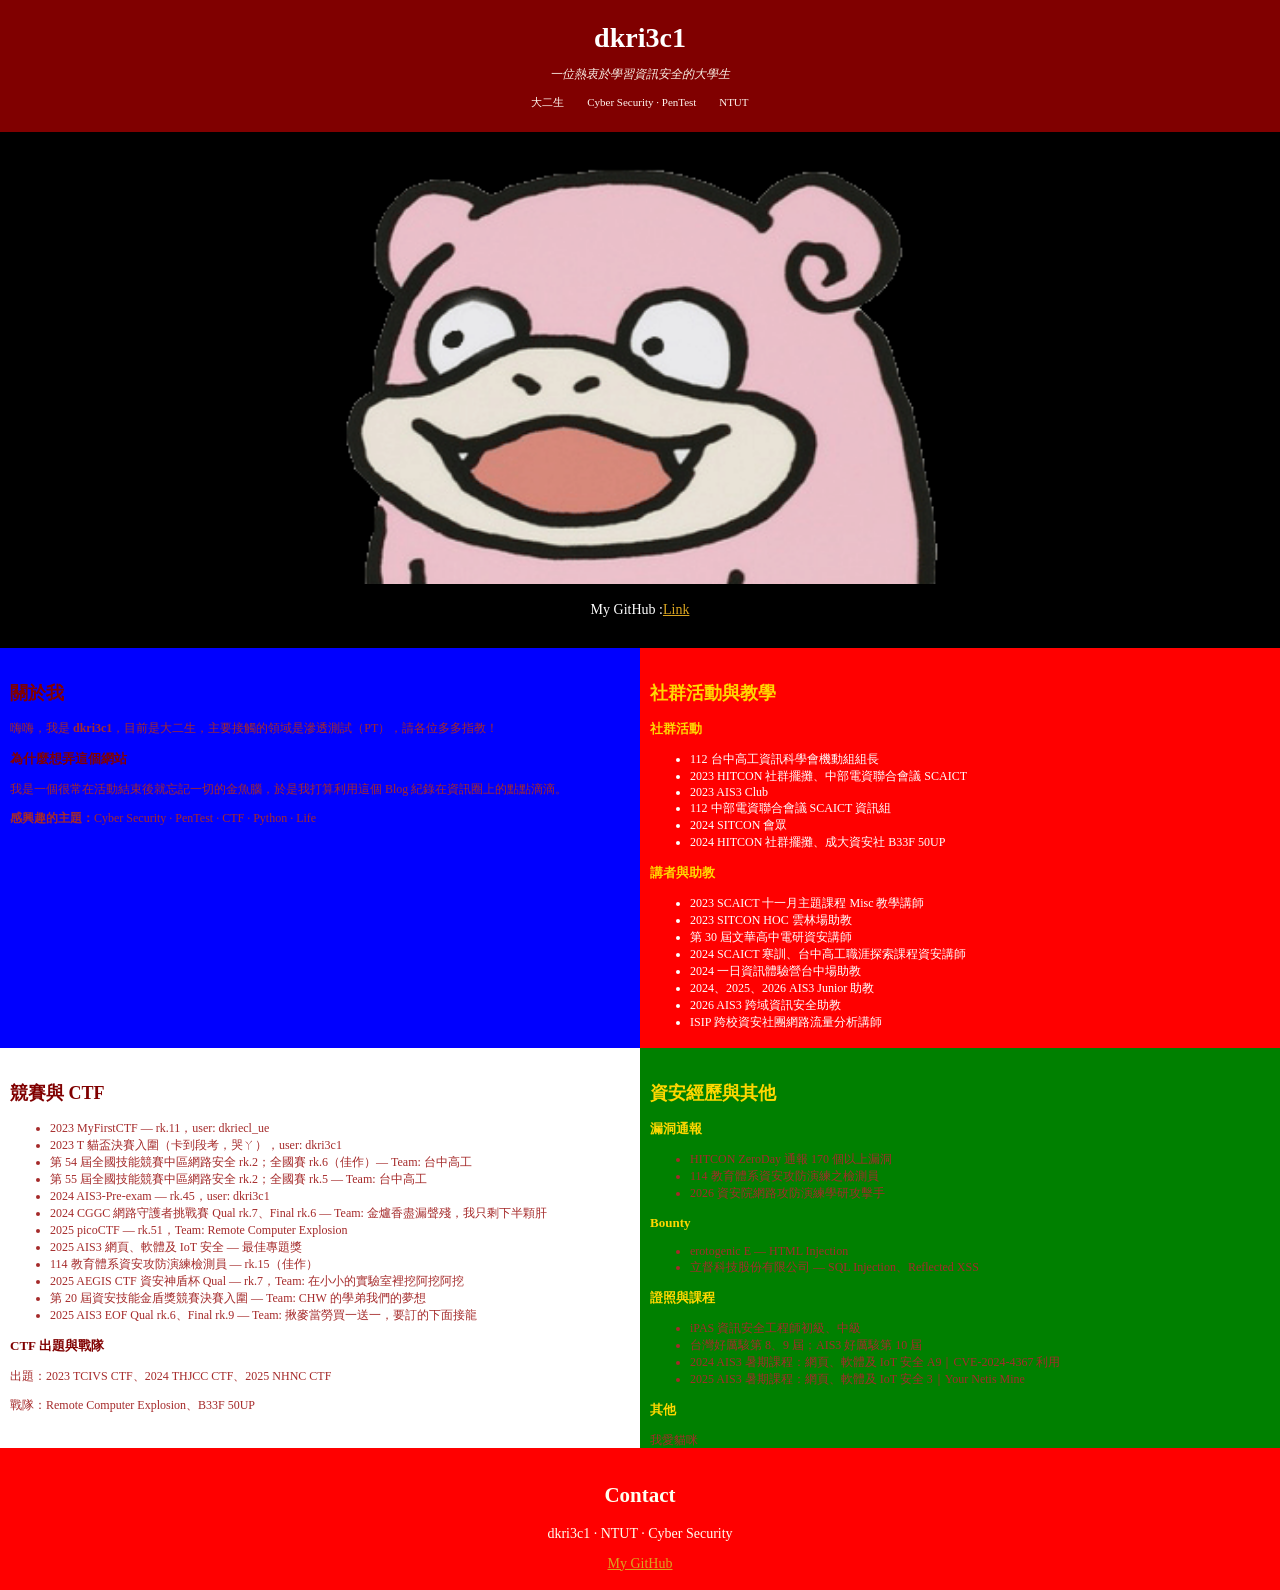
<file: index.html>
<!DOCTYPE html>
<html lang="zh-Hant">
<head>
  <meta charset="UTF-8">
  <meta name="viewport" content="width=device-width, initial-scale=1.0">
  <title>dkri3c1 | About Me</title>
  <link rel="stylesheet" href="style.css">
</head>

<body>
  <div class="profile-header">
    <h1>dkri3c1</h1>
    <p class="subtitle">一位熱衷於學習資訊安全的大學生</p>

    <div class="profile-meta">
      <span>大二生</span>
      <span>Cyber Security · PenTest</span>
      <span>NTUT</span>
    </div>
  </div>

  <div class="hero">
    <a href="https://github.com/dkri3c1v2">
      <img src="profile.png">
    </a>
    <p>My GitHub :<a href ="https://github.com/dkri3c1v2">Link</a></p>
    </div>

  <div class="profile-grid">

    <div class="panel about">
      <h2>關於我</h2>
      <p>嗨嗨，我是 <strong>dkri3c1</strong>，目前是大二生，主要接觸的領域是滲透測試（PT），請各位多多指教！</p>

      <h3>為什麼想弄這個網站</h3>
      <p>我是一個很常在活動結束後就忘記一切的金魚腦，於是我打算利用這個 Blog 紀錄在資訊圈上的點點滴滴。</p>

      <p class="topics">
        <strong>感興趣的主題：</strong>Cyber Security · PenTest · CTF · Python · Life
      </p>
    </div>

    <div class="panel community">
      <h2>社群活動與教學</h2>

      <h3>社群活動</h3>
      <ul>
        <li>112 台中高工資訊科學會機動組組長</li>
        <li>2023 HITCON 社群擺攤、中部電資聯合會議 SCAICT</li>
        <li>2023 AIS3 Club</li>
        <li>112 中部電資聯合會議 SCAICT 資訊組</li>
        <li>2024 SITCON 會眾</li>
        <li>2024 HITCON 社群擺攤、成大資安社 B33F 50UP</li>
      </ul>

      <h3>講者與助教</h3>
      <ul>
        <li>2023 SCAICT 十一月主題課程 Misc 教學講師</li>
        <li>2023 SITCON HOC 雲林場助教</li>
        <li>第 30 屆文華高中電研資安講師</li>
        <li>2024 SCAICT 寒訓、台中高工職涯探索課程資安講師</li>
        <li>2024 一日資訊體驗營台中場助教</li>
        <li>2024、2025、2026 AIS3 Junior 助教</li>
        <li>2026 AIS3 跨域資訊安全助教</li>
        <li>ISIP 跨校資安社團網路流量分析講師</li>
      </ul>
    </div>

    <div class="panel competitions">
      <h2>競賽與 CTF</h2>

      <ul>
        <li>2023 MyFirstCTF — rk.11，user: dkriecl_ue</li>
        <li>2023 T 貓盃決賽入圍（卡到段考，哭ㄚ），user: dkri3c1</li>
        <li>第 54 屆全國技能競賽中區網路安全 rk.2；全國賽 rk.6（佳作）— Team: 台中高工</li>
        <li>第 55 屆全國技能競賽中區網路安全 rk.2；全國賽 rk.5 — Team: 台中高工</li>
        <li>2024 AIS3-Pre-exam — rk.45，user: dkri3c1</li>
        <li>2024 CGGC 網路守護者挑戰賽 Qual rk.7、Final rk.6 — Team: 金爐香盡漏聲殘，我只剩下半顆肝</li>
        <li>2025 picoCTF — rk.51，Team: Remote Computer Explosion</li>
        <li>2025 AIS3 網頁、軟體及 IoT 安全 — 最佳專題獎</li>
        <li>114 教育體系資安攻防演練檢測員 — rk.15（佳作）</li>
        <li>2025 AEGIS CTF 資安神盾杯 Qual — rk.7，Team: 在小小的實驗室裡挖阿挖阿挖</li>
        <li>第 20 屆資安技能金盾獎競賽決賽入圍 — Team: CHW 的學弟我們的夢想</li>
        <li>2025 AIS3 EOF Qual rk.6、Final rk.9 — Team: 揪麥當勞買一送一，要訂的下面接龍</li>
      </ul>

      <h3>CTF 出題與戰隊</h3>
      <p>出題：2023 TCIVS CTF、2024 THJCC CTF、2025 NHNC CTF</p>
      <p>戰隊：Remote Computer Explosion、B33F 50UP</p>
    </div>

    <div class="panel security">
      <h2>資安經歷與其他</h2>

      <h3>漏洞通報</h3>
      <ul>
        <li>HITCON ZeroDay 通報 170 個以上漏洞</li>
        <li>114 教育體系資安攻防演練之檢測員</li>
        <li>2026 資安院網路攻防演練學研攻擊手</li>
      </ul>

      <h3>Bounty</h3>
      <ul>
        <li>erotogenic E — HTML Injection</li>
        <li>立督科技股份有限公司 — SQL Injection、Reflected XSS</li>
      </ul>

      <h3>證照與課程</h3>
      <ul>
        <li>iPAS 資訊安全工程師初級、中級</li>
        <li>台灣好厲駭第 8、9 屆；AIS3 好厲駭第 10 屆</li>
        <li>2024 AIS3 暑期課程：網頁、軟體及 IoT 安全 A9｜CVE-2024-4367 利用</li>
        <li>2025 AIS3 暑期課程：網頁、軟體及 IoT 安全 3｜Your Netis Mine</li>
      </ul>

      <h3>其他</h3>
      <p>我愛貓咪</p>
    </div>
  </div>

  <div class="contact">
    <h2>Contact</h2>
    <p>dkri3c1 · NTUT · Cyber Security</p>
    <a href="https://github.com/dkri3c1v2">My GitHub</a>
  </div>

</body>
</html>
</file>
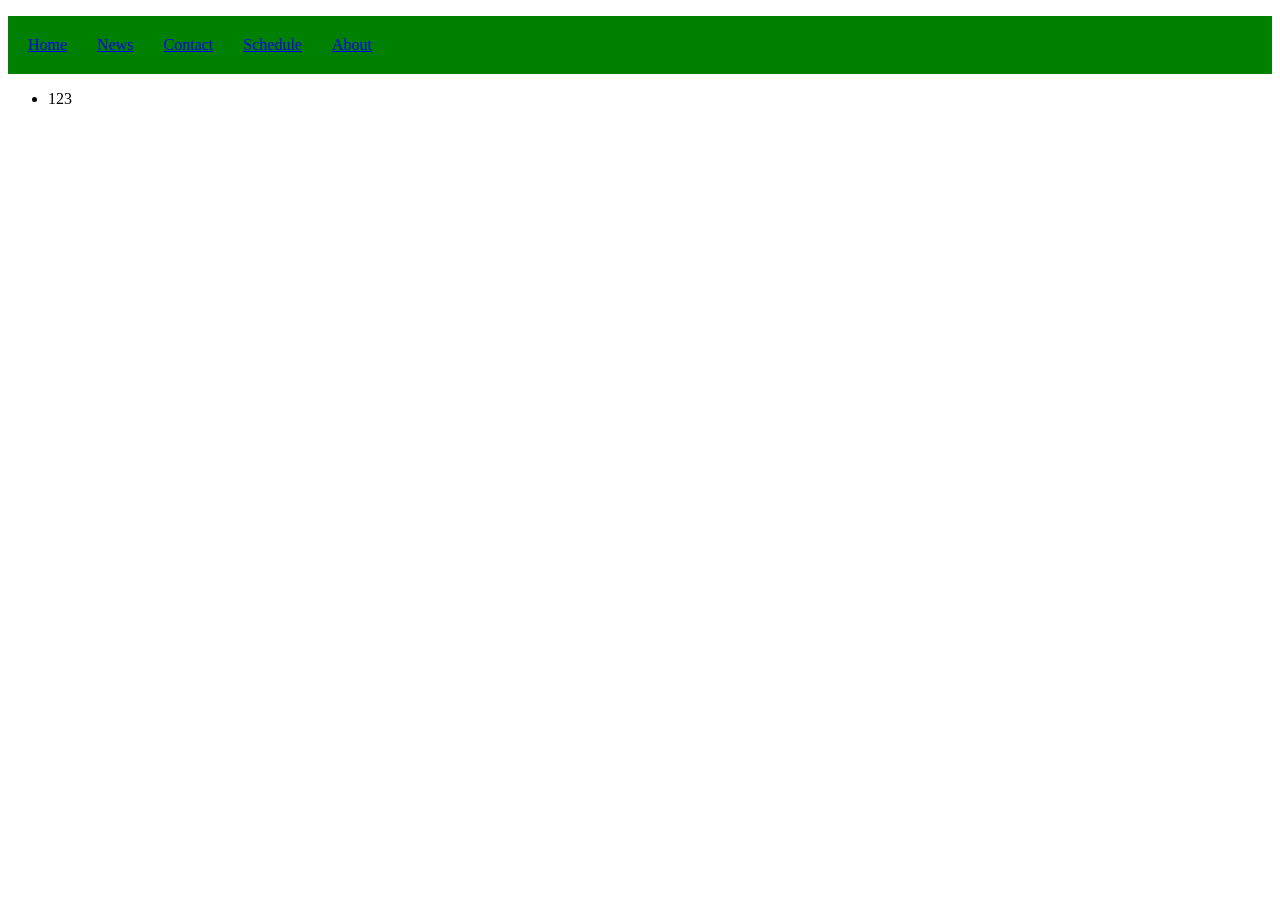
<file: 0930/index.html>
<!DOCTYPE html>
<html lang="en">
<head>
    <meta charset="UTF-8">
    <meta name="viewport" content="width=device-width, initial-scale=1.0">
    <title>Website</title>
    <link rel= "stylesheet" href = "style.css">
</head>
<body>
    <ul class = "board">
        <a href = "index.html"><li>Home</li></a>
         <a href = "news/news.html"><li>News</li></a>
         <a href = "contact/contact.html"><li>Contact</li></a>
         <a href = "schedule/schedule.html"><li>Schedule</li></a>
         <a href = "about/about.html"><li>About</li></a>
    </ul>
    <ul>
        <li>123</li>
    </ul>
    </body>
</html>
</file>
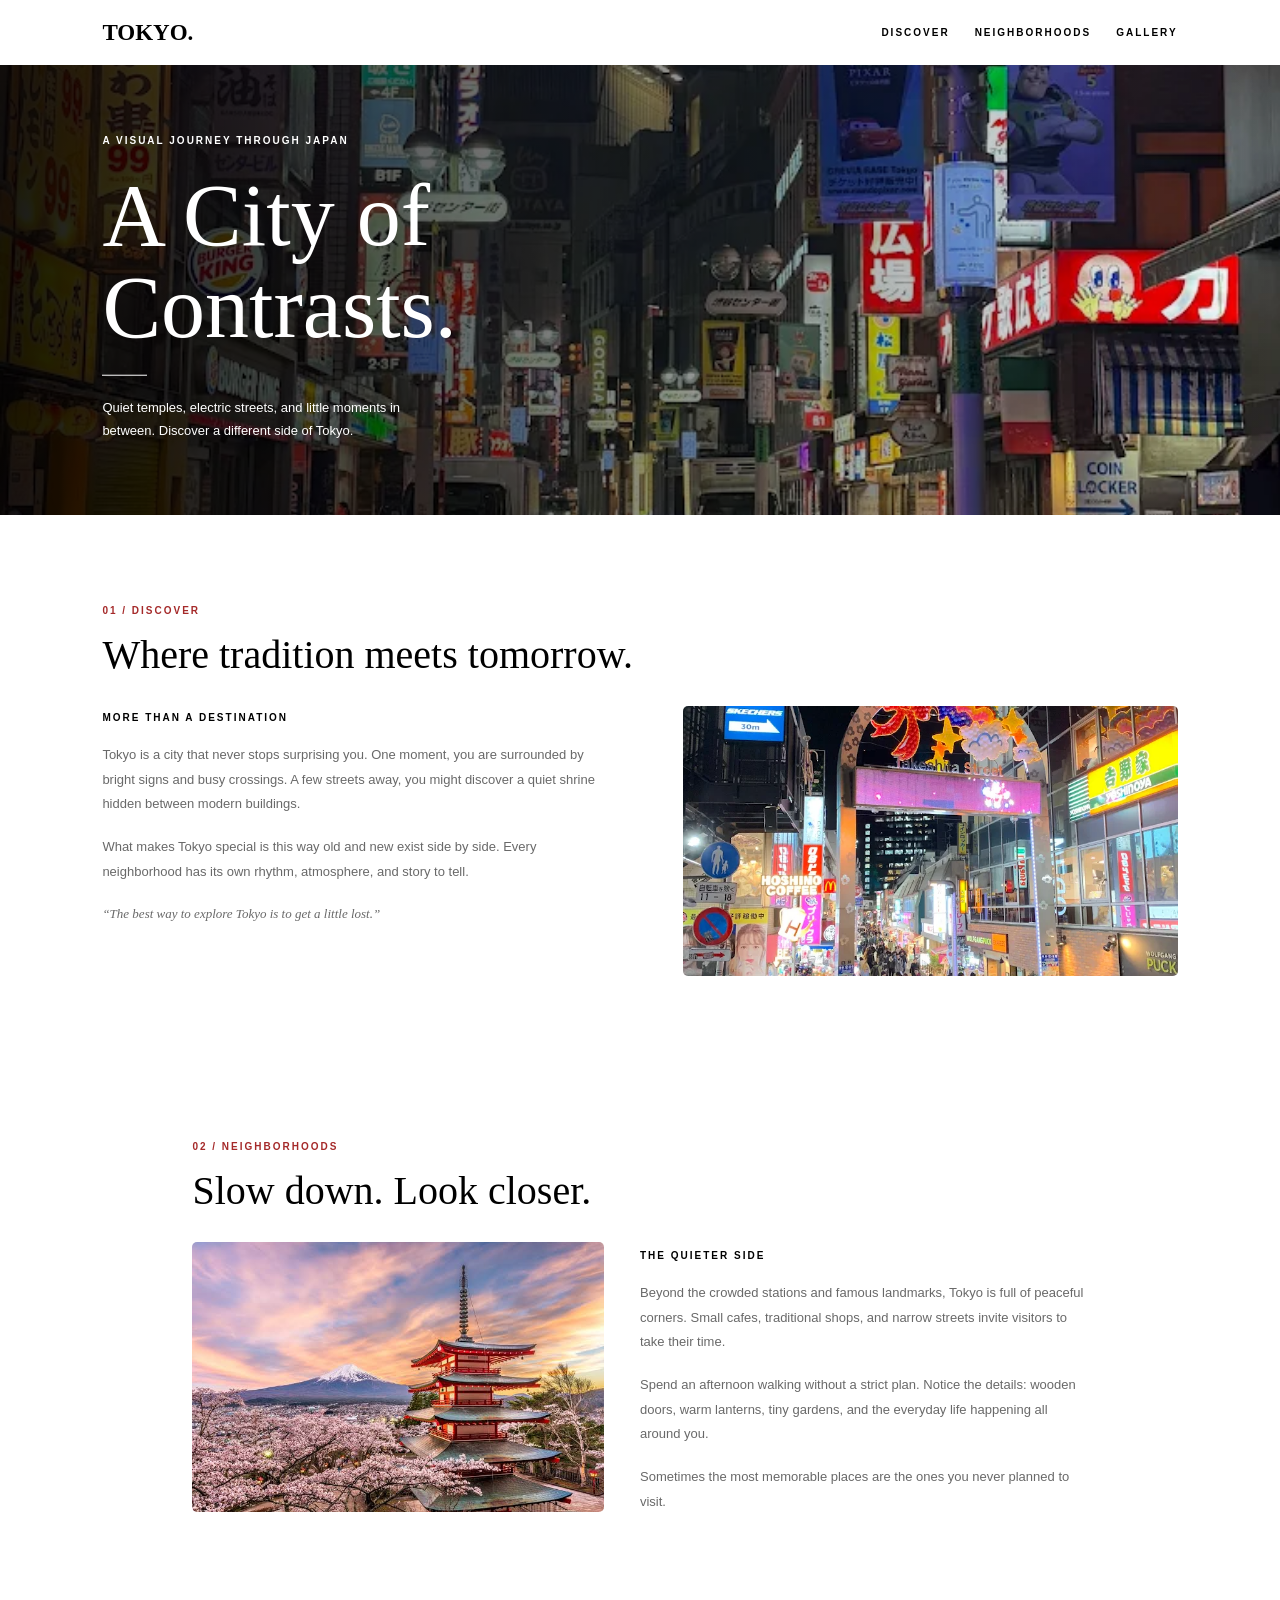
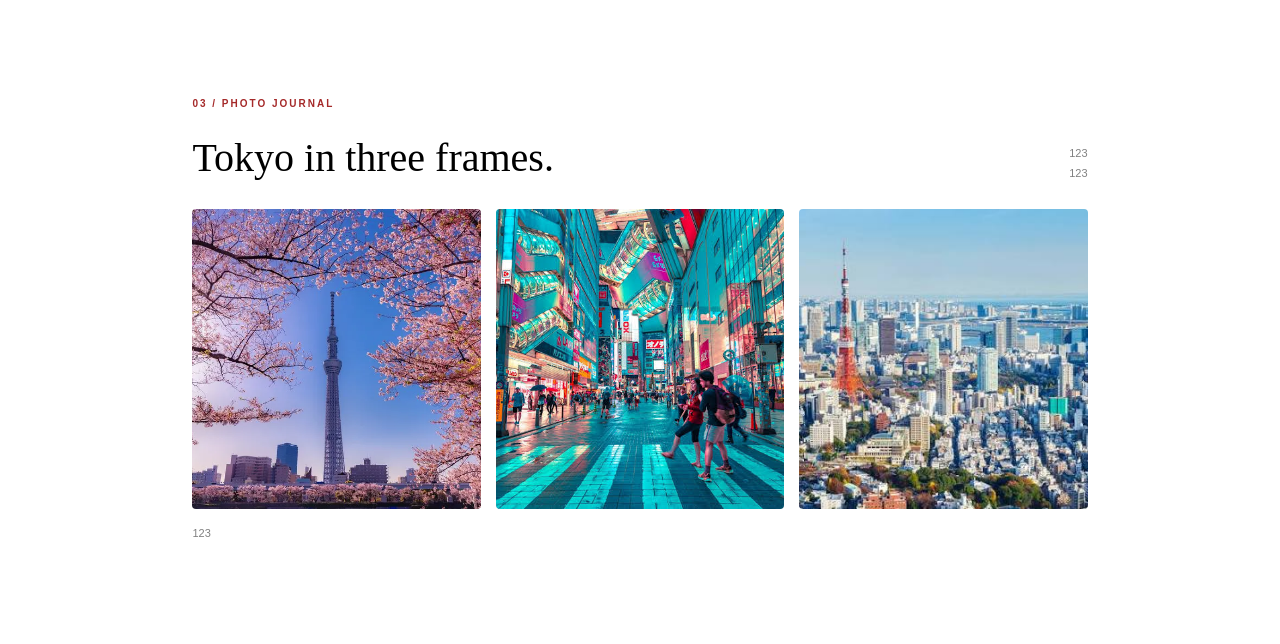
<file: 1014_practice_2/index.html>
<!DOCTYPE html>
<html lang="en">
<head>
    <meta charset="UTF-8">
    <meta name="viewport" content="width=device-width, initial-scale=1.0">
    <title>Tokyo - A City of Contrasts</title>
    <link rel="stylesheet" href="style.css">
</head>
<body>
    <header class="navbar">
        <a class="logo" href="#home">TOKYO.</a>
        <nav>
            <a href="#discover">DISCOVER</a>
            <a href="#neighborhoods">NEIGHBORHOODS</a>
            <a href="#gallery">GALLERY</a>
        </nav>
    </header>

    <main>
        <section class="hero" id="home">
            <img class="hero-image" src="tokyo-hero.jpg" alt="Tokyo city buildings">
            <div class="hero-shade"></div>
            <div class="hero-content">
                <p class="eyebrow">A VISUAL JOURNEY THROUGH JAPAN</p>
                <h1>A City of<br>Contrasts.</h1>
                <div class="short-line"></div>
                <p class="hero-description">Quiet temples, electric streets, and little moments in<br>between. Discover a different side of Tokyo.</p>
            </div>
        </section>

        <section class="discover" id="discover">
            <p class="section-number">01 / DISCOVER</p>
            <h2>Where tradition meets tomorrow.</h2>
            <div class="discover-layout">
                <div class="discover-text">
                    <h3>MORE THAN A DESTINATION</h3>
                    <p>Tokyo is a city that never stops surprising you. One moment, you are surrounded by bright signs and busy crossings. A few streets away, you might discover a quiet shrine hidden between modern buildings.</p>
                    <p>What makes Tokyo special is this way old and new exist side by side. Every neighborhood has its own rhythm, atmosphere, and story to tell.</p>
                    <p class="quote">“The best way to explore Tokyo is to get a little lost.”</p>
                </div>
                <img class="street-image" src="tokyo-street.jpg" alt="Colorful Tokyo street at night">
            </div>
        </section>

        <section class="neighborhoods" id="neighborhoods">
            <p class="section-number">02 / NEIGHBORHOODS</p>
            <h2>Slow down. Look closer.</h2>
            <div class="neighborhood-layout">
                <img src="tokyo-neighborhood.jpg" alt="Traditional Japanese street with a pagoda">
                <div class="neighborhood-text">
                    <h3>THE QUIETER SIDE</h3>
                    <p>Beyond the crowded stations and famous landmarks, Tokyo is full of peaceful corners. Small cafes, traditional shops, and narrow streets invite visitors to take their time.</p>
                    <p>Spend an afternoon walking without a strict plan. Notice the details: wooden doors, warm lanterns, tiny gardens, and the everyday life happening all around you.</p>
                    <p>Sometimes the most memorable places are the ones you never planned to visit.</p>
                </div>
            </div>
        </section>

        <section class="gallery" id="gallery">
            <p class="section-number">03 / PHOTO JOURNAL</p>
            <div class="gallery-heading">
                <h2>Tokyo in three frames.</h2>
                <p>123<br>123</p>
            </div>
            <div class="gallery-grid">
                <label class="photo-card">
                    <input type="checkbox" aria-label="Fade city photograph">
                    <img src="tokyo-city.jpg" alt="Tokyo city streets">
                </label>
                <label class="photo-card">
                    <input type="checkbox" aria-label="Fade landscape photograph">
                    <img src="tokyo-landscape.jpg" alt="Japanese mountain landscape">
                </label>
                <label class="photo-card">
                    <input type="checkbox" aria-label="Fade lantern photograph">
                    <img src="tokyo-lantern.jpg" alt="Japanese lantern at night">
                </label>
            </div>
            <p class="gallery-note">123</p>
        </section>
    </main>
</body>
</html>
</file>
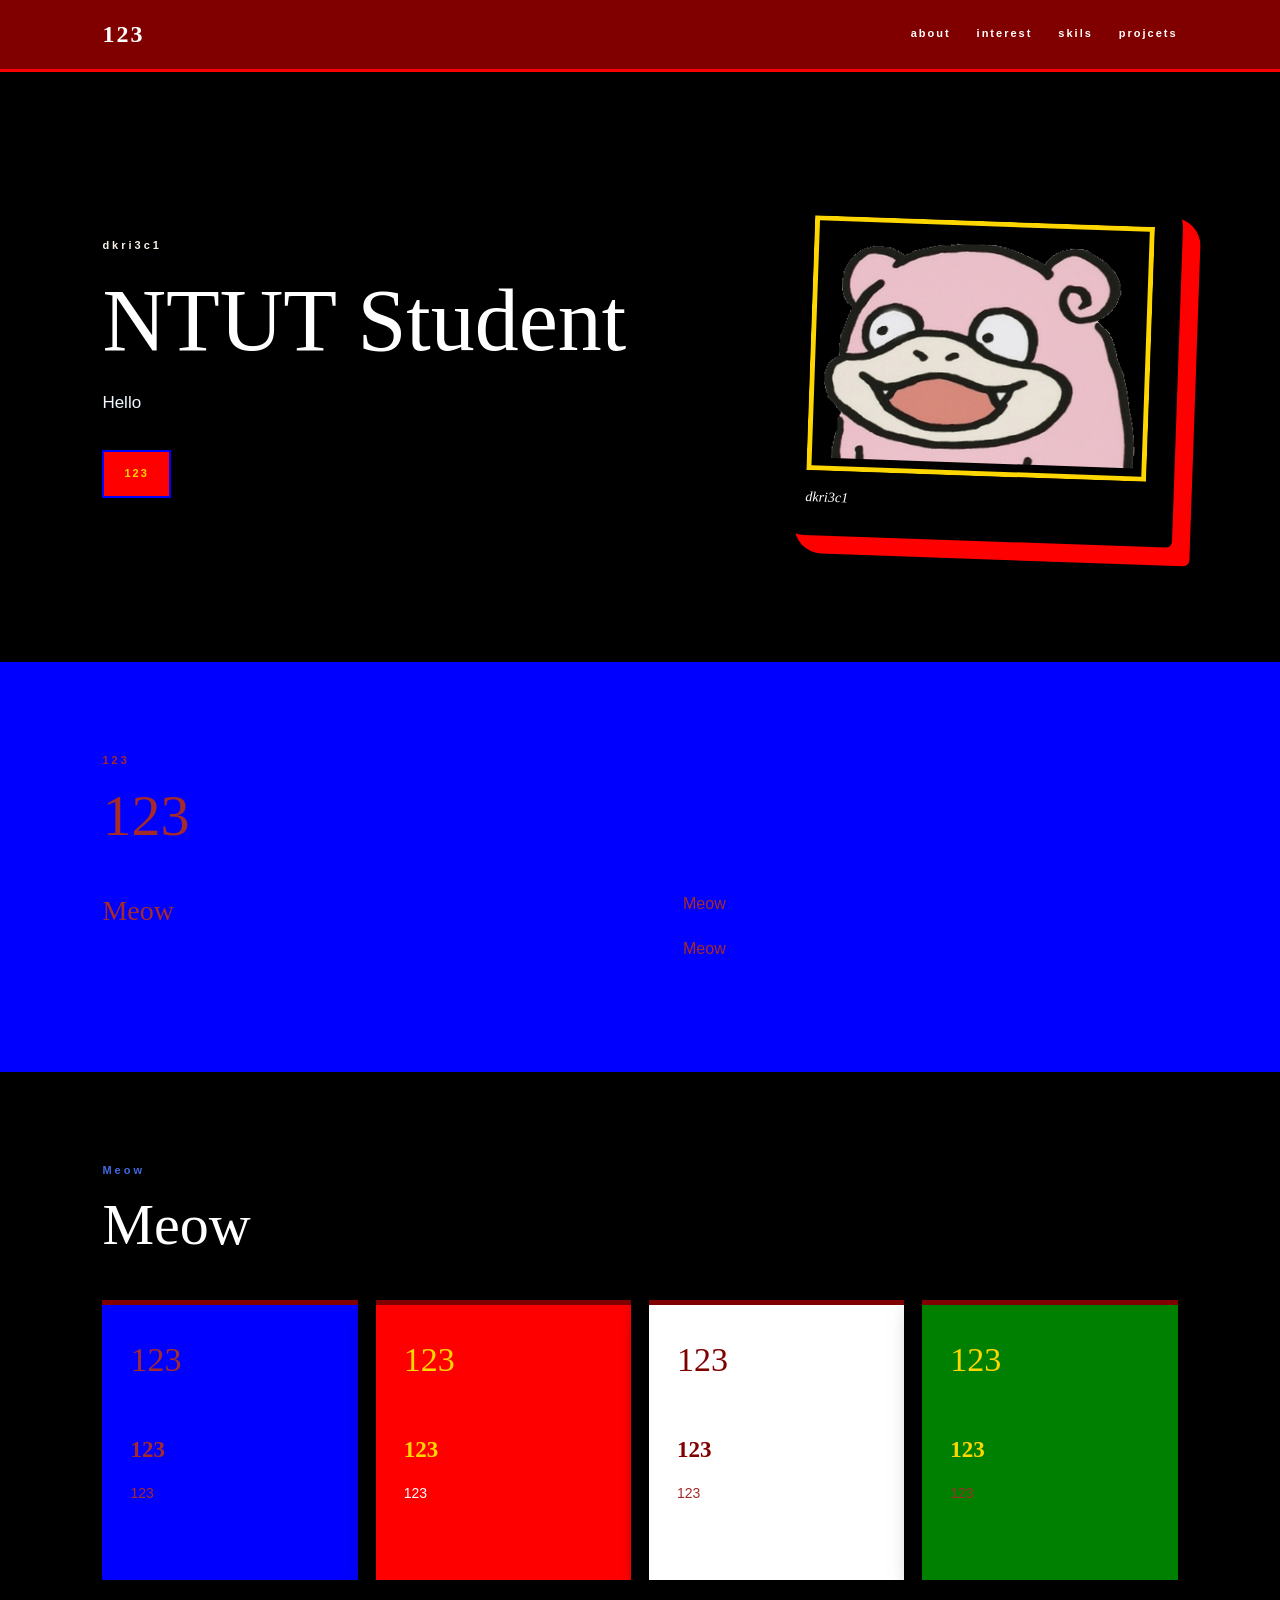
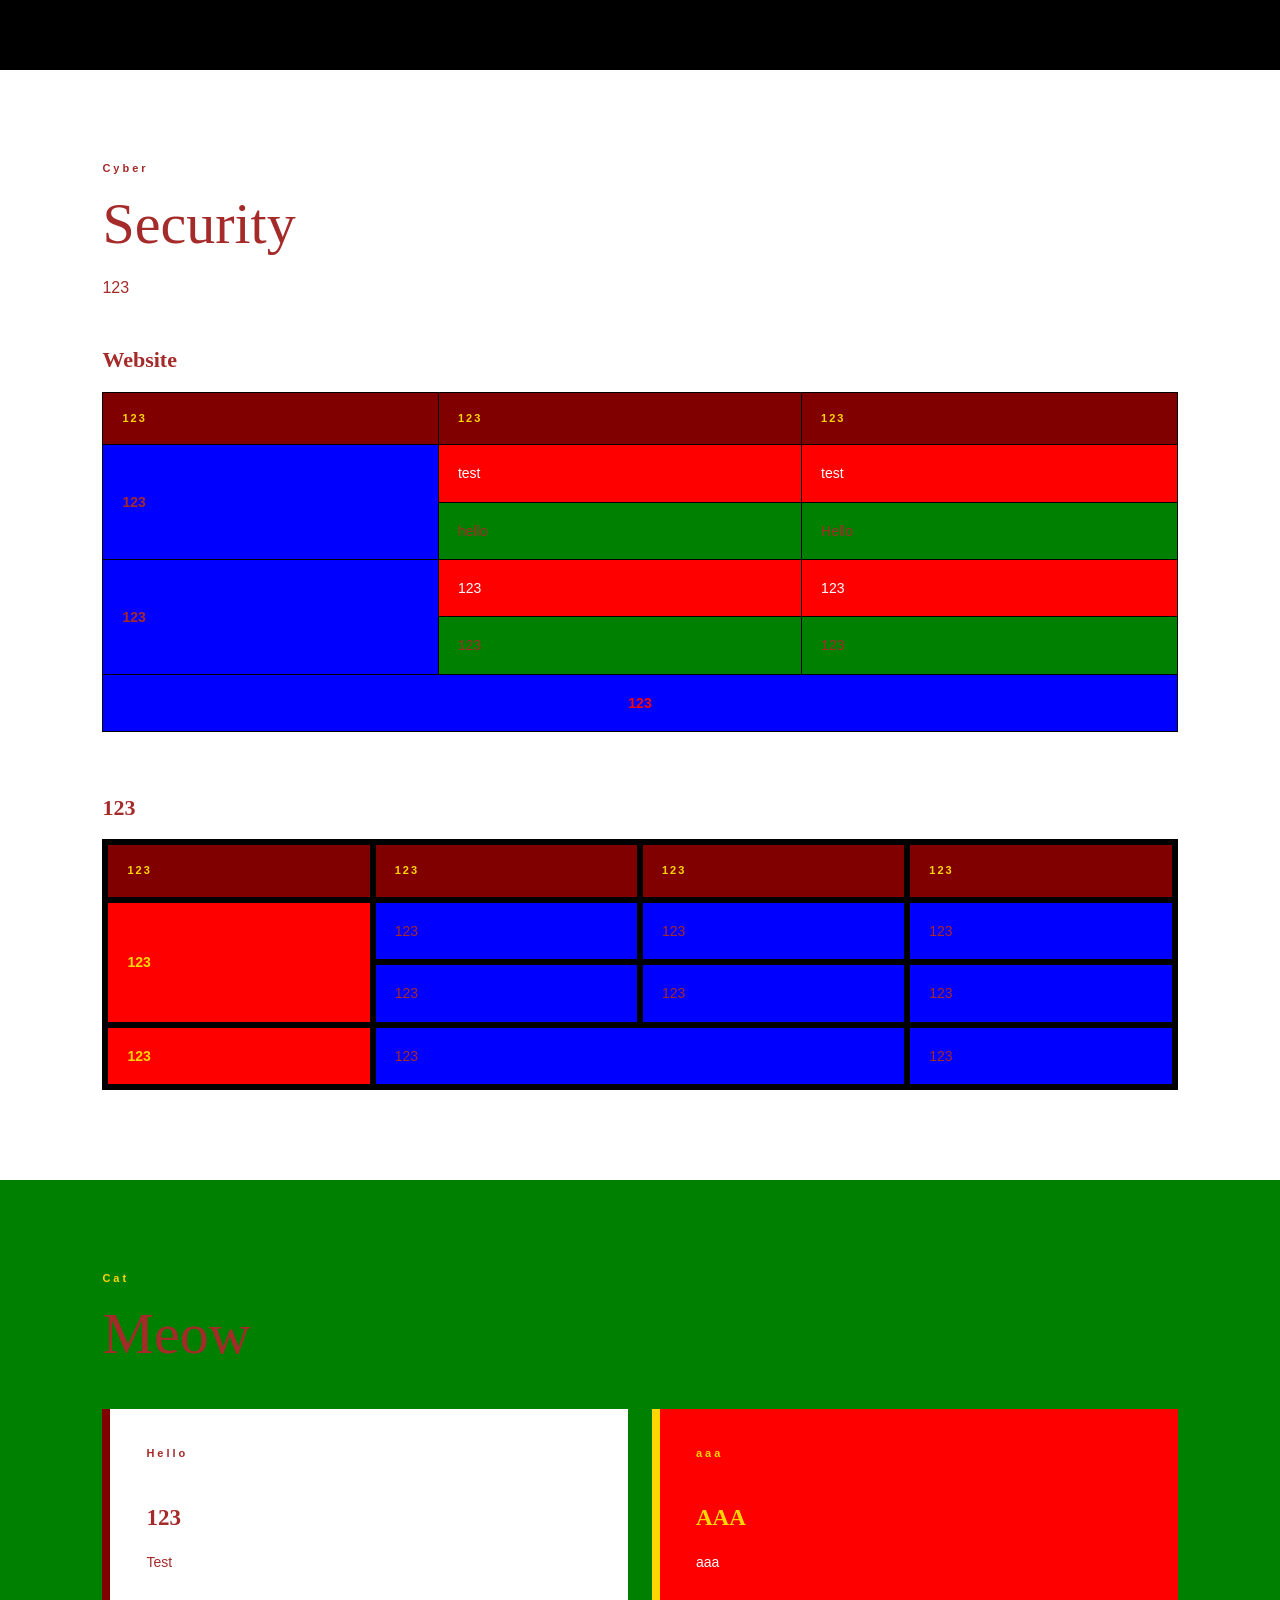
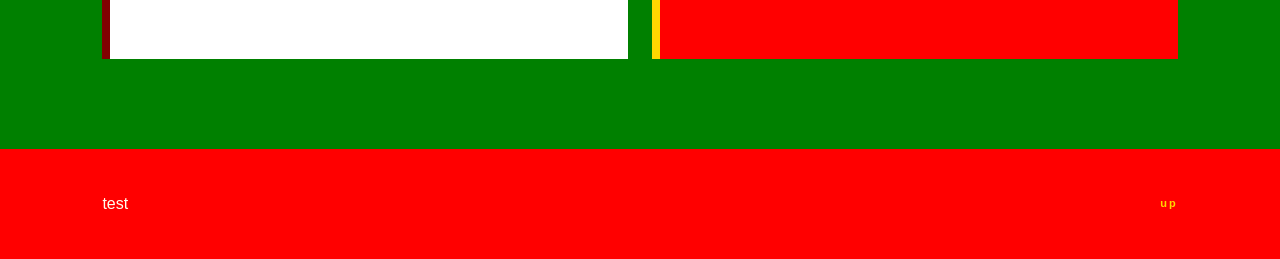
<file: 1019/index.html>
<!DOCTYPE html>
<html lang="en">
<head>
    <meta charset="UTF-8">
    <meta name="viewport" content="width=device-width, initial-scale=1.0">
    <meta name="description" content="123">
    <title>dkri3c1</title>
    <link rel="stylesheet" href="style.css">
</head>
<body>
    <header class="site-header">
        <a class="logo" href="#home" aria-label="123">123</a>
        <nav aria-label="123">
            <a href="#about">about</a>
            <a href="#interests">interest</a>
            <a href="#skills">skils</a>
            <a href="#projects">projcets</a>
        </nav>
    </header>

    <main>
        <section class="hero" id="home" aria-labelledby="hero-title">
            <div class="hero-copy">
                <p class="eyebrow">dkri3c1</p>
                <h1 id="hero-title">NTUT Student</h1>
                <p class="hero-intro">Hello</p>
                <a class="button-link" href="#about">123</a>
            </div>
            <figure class="profile-figure">
                <img src="profile.png" alt="123">
                <figcaption>dkri3c1</figcaption>
            </figure>
        </section>

        <section class="section about" id="about" aria-labelledby="about-title">
            <div class="section-heading">
                <p class="section-number">123</p>
                <h2 id="about-title">123</h2>
            </div>
            <div class="about-grid">
                <p class="lead">Meow</p>
                <div class="about-copy">
                    <p>Meow</p>
                    <p>Meow</p>
                </div>
            </div>
        </section>

        <section class="section interests" id="interests" aria-labelledby="interests-title">
            <div class="section-heading">
                <p class="section-number">Meow</p>
                <h2 id="interests-title">Meow</h2>
            </div>
            <div class="card-grid">
                <article class="interest-card">
                    <p class="card-index">123</p>
                    <h3>123</h3>
                    <p>123</p>
                </article>
                <article class="interest-card">
                    <p class="card-index">123</p>
                    <h3>123</h3>
                    <p>123</p>
                </article>
                <article class="interest-card">
                    <p class="card-index">123</p>
                    <h3>123</h3>
                    <p>123</p>
                </article>
                <article class="interest-card">
                    <p class="card-index">123</p>
                    <h3>123</h3>
                    <p>123</p>
                </article>
            </div>
        </section>

        <section class="section skills" id="skills" aria-labelledby="skills-title">
            <div class="section-heading">
                <p class="section-number">Cyber</p>
                <h2 id="skills-title">Security</h2>
                <p class="section-intro">123</p>
            </div>

            <div class="table-wrap">
                <table class="profile-table skills-table">
                    <caption>Website</caption>
                    <thead>
                        <tr>
                            <th scope="col">123</th>
                            <th scope="col">123</th>
                            <th scope="col">123</th>
                        </tr>
                    </thead>
                    <tbody>
                        <tr>
                            <th scope="rowgroup" rowspan="2">123</th>
                            <td>test</td>
                            <td>test</td>
                        </tr>
                        <tr>
                            <td>hello</td>
                            <td>Hello</td>
                        </tr>
                        <tr>
                            <th scope="rowgroup" rowspan="2">123</th>
                            <td>123</td>
                            <td>123</td>
                        </tr>
                        <tr>
                            <td>123</td>
                            <td>123</td>
                        </tr>
                        <tr class="focus-row">
                            <td colspan="3">123</td>
                        </tr>
                    </tbody>
                </table>
            </div>

            <div class="table-wrap schedule-wrap">
                <table class="profile-table schedule-table">
                    <caption>123</caption>
                    <thead>
                        <tr>
                            <th scope="col">123</th>
                            <th scope="col">123</th>
                            <th scope="col">123</th>
                            <th scope="col">123</th>
                        </tr>
                    </thead>
                    <tbody>
                        <tr>
                            <th scope="rowgroup" rowspan="2">123</th>
                            <td>123</td>
                            <td>123</td>
                            <td>123</td>
                        </tr>
                        <tr>
                            <td>123</td>
                            <td>123</td>
                            <td>123</td>
                        </tr>
                        <tr>
                            <th scope="row">123</th>
                            <td colspan="2">123</td>
                            <td>123</td>
                        </tr>
                    </tbody>
                </table>
            </div>
        </section>

        <section class="section projects" id="projects" aria-labelledby="projects-title">
            <div class="section-heading">
                <p class="section-number">Cat</p>
                <h2 id="projects-title">Meow</h2>
            </div>
            <div class="project-grid">
                <article class="project-card">
                    <p class="project-label">Hello</p>
                    <h3>123</h3>
                    <p>Test</p>
                </article>
                <article class="project-card accent-card">
                    <p class="project-label">aaa</p>
                    <h3>AAA</h3>
                    <p>aaa</p>
                </article>
            </div>
        </section>
    </main>

    <footer>
        <p>test</p>
        <a href="#home">up</a>
    </footer>
</body>
</html>
</file>
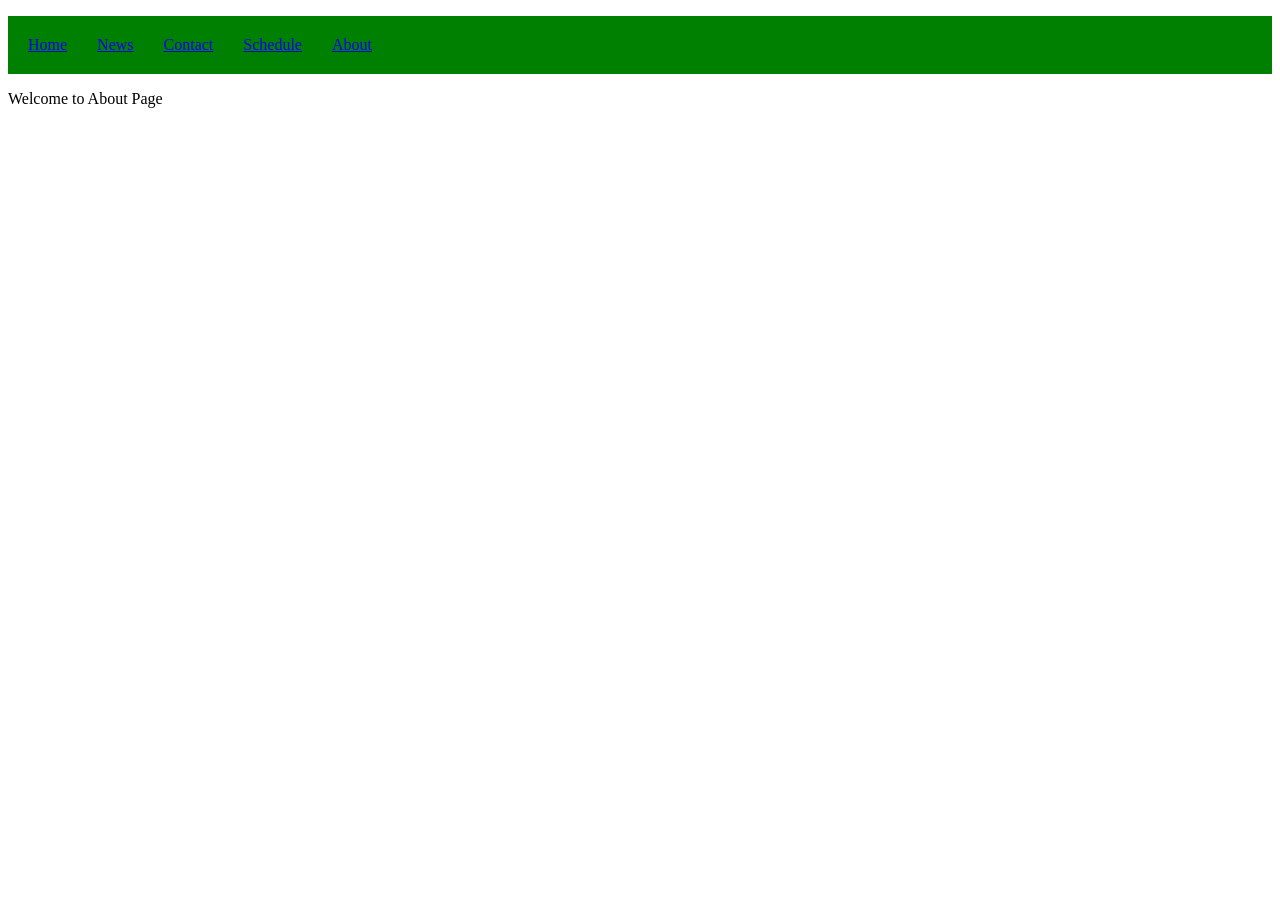
<file: 0930/about/about.html>
<!DOCTYPE html>
<html lang="en">
<head>
  <meta charset="UTF-8">
  <meta name="viewport" content="width=device-width, initial-scale=1.0">
  <title>About</title>
  <link rel="stylesheet" href = "../style.css">
</head>
<body>
    <ul class = "board">
        <a href = "../index.html"><li>Home</li></a>
         <a href = "../news/news.html"><li>News</li></a>
         <a href = "../contact/contact.html"><li>Contact</li></a>
         <a href = "../schedule/schedule.html"><li>Schedule</li></a>
         <a href = "../about/about.html"><li>About</li></a>
    </ul>
    Welcome to About Page  
  </body>
</body>
</html>
</file>
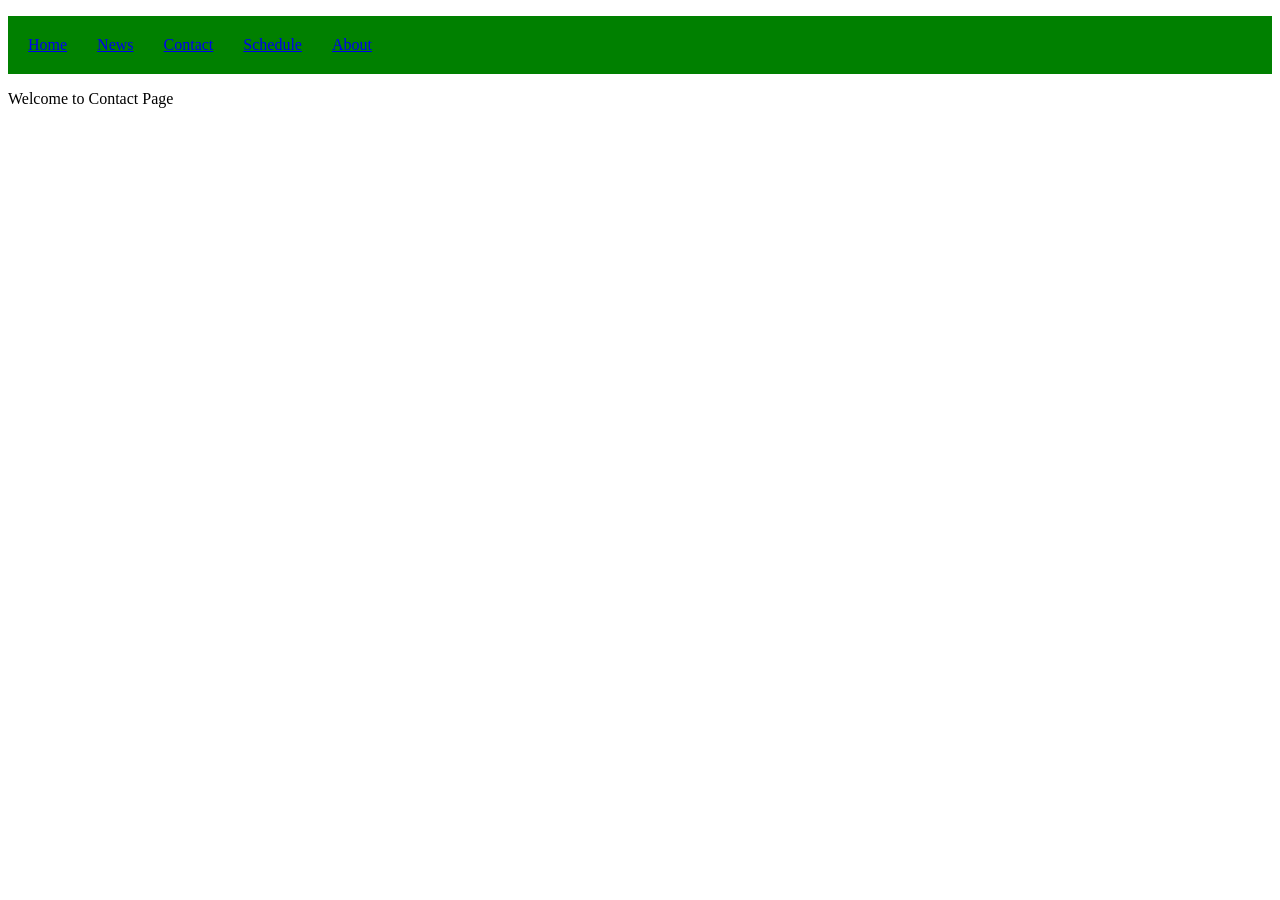
<file: 0930/contact/contact.html>
<!DOCTYPE html>
<html lang="en">
<head>
  <meta charset="UTF-8">
  <meta name="viewport" content="width=device-width, initial-scale=1.0">
  <title>Contact</title>
  <link rel="stylesheet" href = "../style.css">
</head>
<body>
    <ul class = "board">
        <a href = "../index.html"><li>Home</li></a>
         <a href = "../news/news.html"><li>News</li></a>
         <a href = "../contact/contact.html"><li>Contact</li></a>
         <a href = "../schedule/schedule.html"><li>Schedule</li></a>
         <a href = "../about/about.html"><li>About</li></a>
    </ul>
    Welcome to Contact Page  
  </body>
</body>
</html>
</file>
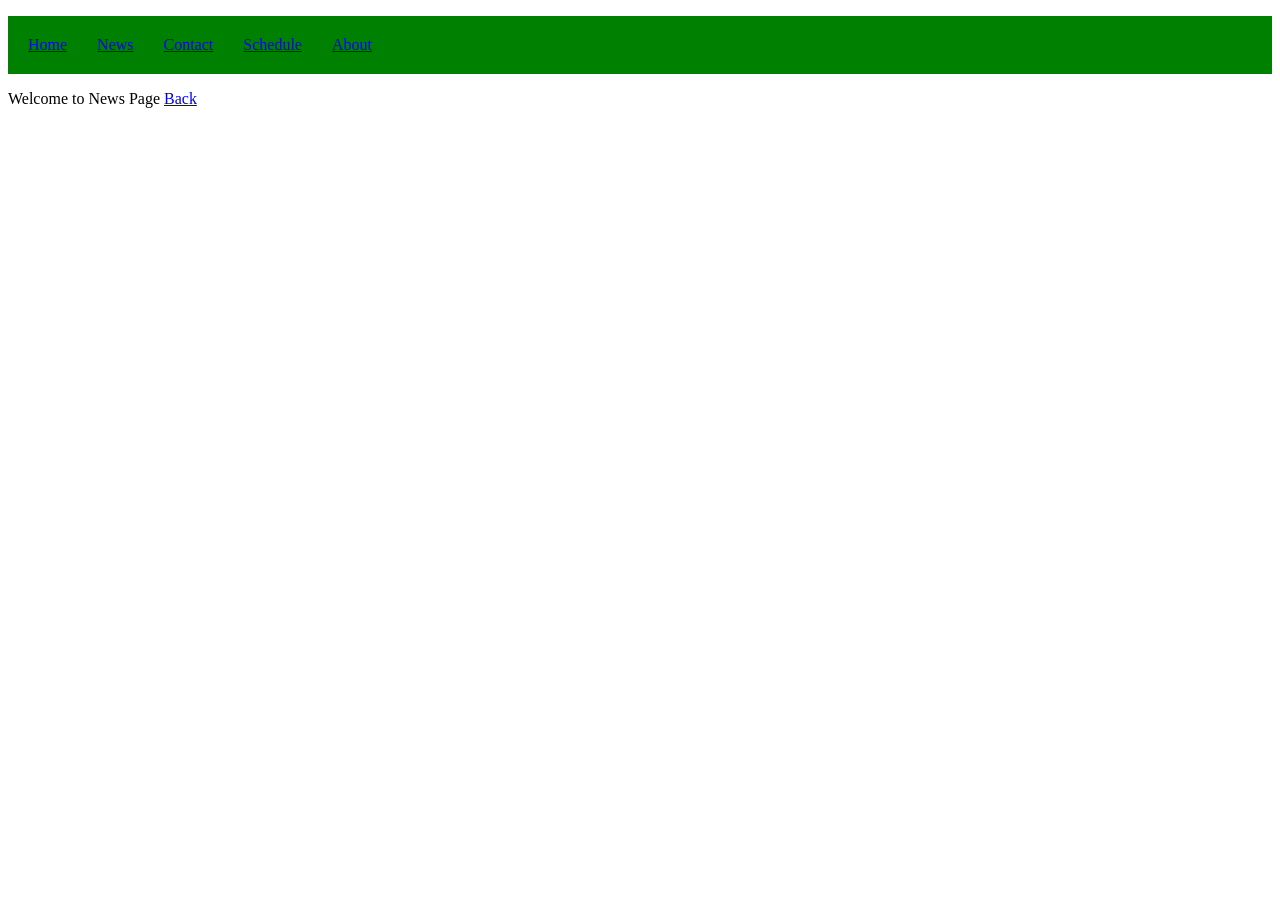
<file: 0930/news/news.html>
<!DOCTYPE html>
<html lang="en">
<head>
  <meta charset="UTF-8">
  <meta name="viewport" content="width=device-width, initial-scale=1.0">
  <title>News</title>
  <link rel="stylesheet" href = "../style.css">
</head>
<body>
    <ul class = "board">
        <a href = "../index.html"><li>Home</li></a>
         <a href = "../news/news.html"><li>News</li></a>
         <a href = "../contact/contact.html"><li>Contact</li></a>
         <a href = "../schedule/schedule.html"><li>Schedule</li></a>
         <a href = "../about/about.html"><li>About</li></a>
    </ul>
    Welcome to News Page  
    <a href = "../index.html">Back</a>
  </body>
</html>
</file>
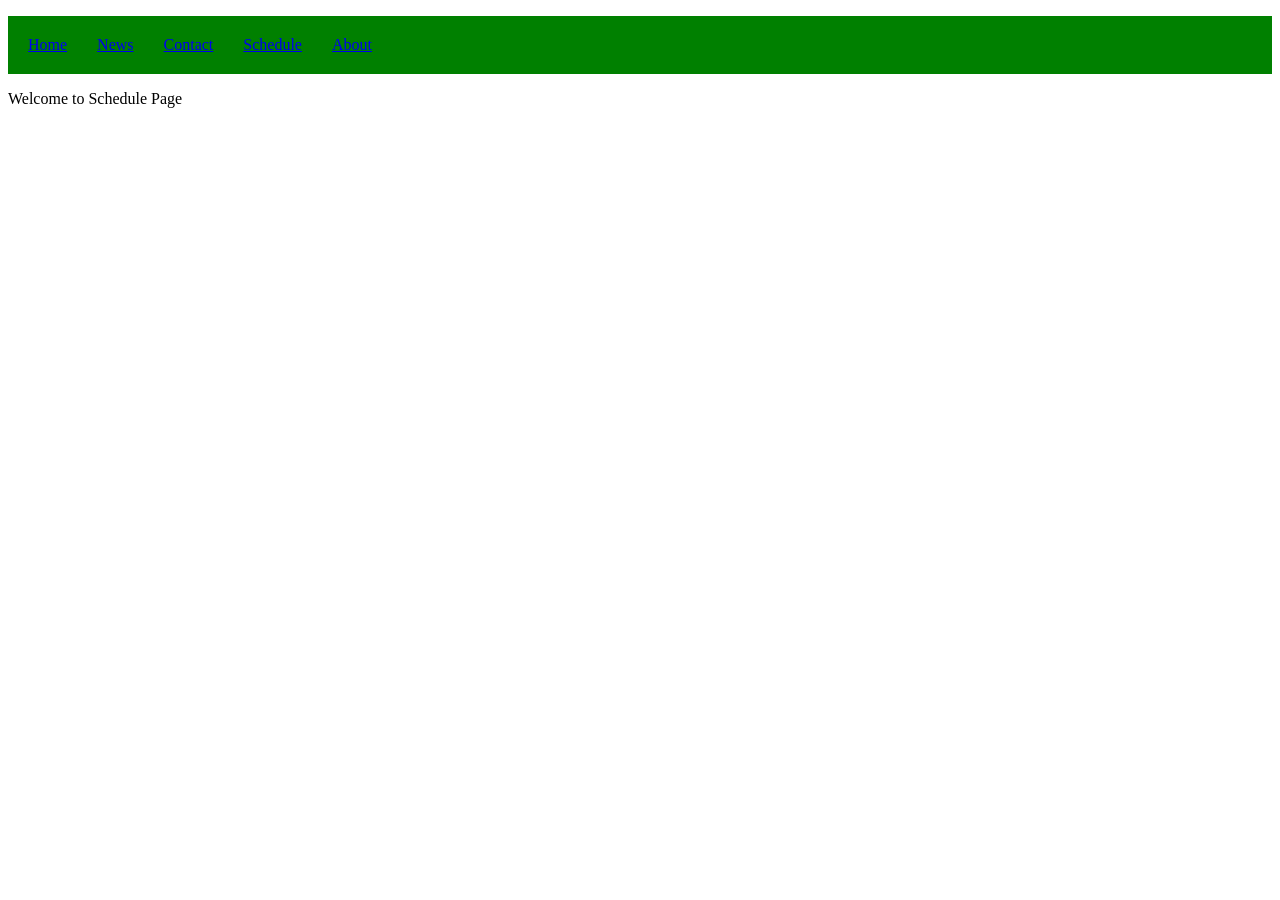
<file: 0930/schedule/schedule.html>
<!DOCTYPE html>
<html lang="en">
<head>
  <meta charset="UTF-8">
  <meta name="viewport" content="width=device-width, initial-scale=1.0">
  <title>Document</title>
    <link rel= "stylesheet" href = "../style.css">
</head>
<body>
    <ul class = "board">
        <a href = "../index.html"><li>Home</li></a>
         <a href = "../news/news.html"><li>News</li></a>
         <a href = "../contact/contact.html"><li>Contact</li></a>
         <a href = "../schedule/schedule.html"><li>Schedule</li></a>
         <a href = "../about/about.html"><li>About</li></a>
    </ul>
    Welcome to Schedule Page  
  </body>

</body>
</html>
</file>
<file: style.css>
* {
    box-sizing: border-box;
}

body {
    margin: 0;
    background-color: black;
    color: white;
    font-size: 14px;
}

.profile-header {
    background-color: maroon;
    text-align: center;
    padding: 22px 15px;
}

.profile-header h1 {
    margin: 0;
    color: white;
    font-size: 28px;
}

.subtitle {
    color: linen;
    font-size: 12px;
    font-style: italic;
}

.profile-meta {
    text-align: center;
    color: seashell;
    font-size: 11px;
}

.profile-meta span {
    margin: 0 10px;
}

.hero {
    background-color: black;
    text-align: center;
    padding: 16px;
}

.hero img {
    width: 50%;
}

.panel {
    width: 50%;
    height: 400px;
    float: left;
    padding: 18px 10px;
    font-size: 12px;
}

.panel h2 {
    font-size: 18px;
}

.panel h3 {
    font-size: 13px;
}

.about {
    background-color: blue;
    color: brown;
}

.about h2,
.about h3 {
    color: maroon;
}

.community {
    background-color: red;
    color: white;
}

.community h2,
.community h3 {
    color: gold;
}

.competitions {
    background-color: white;
    color: brown;
}

.competitions h2,
.competitions h3 {
    color: maroon;
}

.security {
    background-color: green;
    color: brown;
}

.security h2,
.security h3 {
    color: gold;
}

.contact {
    clear: both;
    background-color: red;
    color: ivory;
    text-align: center;
    padding: 18px;
}

a:link {
    color: goldenrod;
}

a:visited {
    color: plum;
}

a:hover {
    color: yellow;
}

a:active {
    color: orange;
}
</file>
<file: 0930/style.css>
.board{
    background-color: green;
    list-style: None;
    display : flex;
    padding:20px;
    gap : 30px
}

.board a:visited{
    color :brown
}
.board a:hover{
    color: red;
}
.board a:active{
    color: aqua;
}
</file>
<file: 1014_practice_2/style.css>
* {
    box-sizing: border-box;
}

body {
    margin: 0;
    background-color: white;
    color: black;
    font-family: Arial, sans-serif;
}

.navbar {
    min-height: 65px;
    padding: 0 8%;
    display: flex;
    justify-content: space-between;
    align-items: center;
    gap: 20px;
    background-color: white;
}

.logo {
    color: black;
    text-decoration: none;
    font-family: Georgia, serif;
    font-size: 23px;
    font-weight: bold;
}

nav {
    display: flex;
    flex-wrap: wrap;
    gap: 25px;
}

nav a {
    color: black;
    font-size: 10px;
    font-weight: bold;
    letter-spacing: 2px;
    text-decoration: none;
}

nav a:hover {
    color: gray;
}

.hero {
    position: relative;
    height: 450px;
    overflow: hidden;
    background-color: black;
}

.hero-image {
    width: 100%;
    height: 100%;
    object-fit: cover;
    display: block;
}

.hero-shade {
    position: absolute;
    top: 0;
    left: 0;
    width: 100%;
    height: 100%;

    background: linear-gradient(
        to right,
        black,
        transparent
    );

    opacity: 0.9;
    pointer-events: none;
}

.hero-content {
    position: absolute;
    top: 50%;
    left: 8%;
    transform: translateY(-50%);
    color: white;
}

.eyebrow, .section-number, .discover-text h3 {
    font-size: 10px;
    font-weight: bold;
    letter-spacing: 2px;
}

.hero h1 {
    margin: 24px 0 15px;
    font-family: Georgia, serif;
    font-size: clamp(48px, 7vw, 88px);
    font-weight: normal;
    line-height: 1.05;
}

.short-line {
    width: 45px;
    height: 1px;
    background-color: white;
    margin: 20px 0;
}

.hero-description {
    font-size: 13px;
    line-height: 1.8;
}

.discover {
    padding: 80px 8% 90px;
}

.section-number {
    color: brown;
}

.discover h2 {
    margin: 15px 0 28px;
    font-family: Georgia, serif;
    font-size: clamp(28px, 4vw, 40px);
    font-weight: normal;
}

.discover-layout {
    display: flex;
    align-items: flex-start;
    justify-content: space-between;
    gap: 7%;
}

.discover-text {
    flex: 1;
    min-width: 0;
}

.discover-text h3 {
    margin: 6px 0 20px;
}

.discover-text p {
    color: dimgray;
    font-size: 13px;
    line-height: 1.9;
    margin: 0 0 18px;
}

.discover-text .quote {
    font-family: Georgia, serif;
    font-style: italic;
}

.street-image {
    width: 46%;
    height: 270px;
    object-fit: cover;
    border-radius: 5px;
}

.neighborhoods, .gallery {
    max-width: 1100px;
    margin: 0 auto;
    padding: 65px 8% 90px;
}
.neighborhoods h2, .gallery h2 {
    font-family: Georgia, serif;
    font-size: clamp(28px, 4vw, 40px);
    font-weight: normal;
    margin: 15px 0 28px;
}
.neighborhood-layout {
    display: flex;
    gap: 4%;
    align-items: flex-start;
}
.neighborhood-layout > img {
    width: 46%;
    height: 270px;
    object-fit: cover;
    border-radius: 5px;
}
.neighborhood-text { flex: 1; }
.neighborhood-text h3 {
    font-size: 10px;
    letter-spacing: 2px;
    margin: 8px 0 20px;
}
.neighborhood-text p {
    color: dimgray;
    font-size: 13px;
    line-height: 1.9;
    margin: 0 0 18px;
}
.gallery-heading {
    display: flex;
    justify-content: space-between;
    align-items: center;
    gap: 20px;
}
.gallery-heading p, .gallery-note {
    font-size: 11px;
    line-height: 1.8;
    color: gray;
}
.gallery-grid {
    display: flex;
    gap: 15px;
}
.photo-card {
    flex: 1;
    min-width: 0;
    cursor: pointer;
    display: block;
    position: relative;
}
.photo-card input {
    position: absolute;
    opacity: 0;
    width: 1px;
    height: 1px;
}
.photo-card img {
    display: block;
    width: 100%;
    height: 300px;
    object-fit: cover;
    border-radius: 4px;
    opacity: 1;
    transition: opacity 0.5s ease;
}
.photo-card input:checked + img { opacity: 0.3; }
.photo-card:hover img { opacity: 0.6; }
.photo-card input:checked + img:hover { opacity: 0.3; }
.gallery-note { margin-top: 15px; }
</file>
<file: 1019/style.css>
* {
    box-sizing: border-box;
}

html {
    scroll-behavior: smooth;
}

body {
    margin: 0;
    background-color: ghostwhite;
    color: midnightblue;
    font-family: Arial, Helvetica, sans-serif;
    line-height: 1.6;
}

img {
    max-width: 100%;
}

a {
    color: inherit;
}

a:focus-visible {
    outline: 3px solid deepskyblue;
    outline-offset: 4px;
}

.site-header {
    position: sticky;
    top: 0;
    z-index: 10;
    min-height: 72px;
    padding: 0 8%;
    display: flex;
    align-items: center;
    justify-content: space-between;
    gap: 24px;
    background-color: midnightblue;
    color: white;
    border-bottom: 3px solid deepskyblue;
}

.logo {
    font-family: Georgia, "Times New Roman", serif;
    font-size: 24px;
    font-weight: bold;
    letter-spacing: 2px;
    text-decoration: none;
}

.logo span {
    color: deepskyblue;
}

nav {
    display: flex;
    flex-wrap: wrap;
    justify-content: flex-end;
    gap: 26px;
}

nav a {
    padding: 7px 0;
    color: white;
    font-size: 11px;
    font-weight: bold;
    letter-spacing: 2px;
    text-decoration: none;
    border-bottom: 2px solid transparent;
    transition: color 180ms ease, border-color 180ms ease;
}

nav a:hover,
nav a:focus-visible {
    color: lightskyblue;
    border-color: lightskyblue;
}

.hero {
    min-height: 590px;
    padding: 90px 8%;
    display: grid;
    grid-template-columns: minmax(0, 3fr) minmax(250px, 2fr);
    align-items: center;
    gap: 8%;
    background: linear-gradient(135deg, midnightblue, darkslateblue);
    color: white;
}

.eyebrow,
.section-number,
.project-label {
    margin: 0;
    font-size: 11px;
    font-weight: bold;
    letter-spacing: 3px;
}

.eyebrow {
    color: lightskyblue;
}

.section-number,
.project-label {
    color: royalblue;
}

.hero h1 {
    max-width: 760px;
    margin: 22px 0;
    font-family: Georgia, "Times New Roman", serif;
    font-size: clamp(46px, 7vw, 88px);
    font-weight: normal;
    line-height: 1.03;
}

.hero-intro {
    max-width: 650px;
    margin: 0 0 34px;
    color: aliceblue;
    font-size: 17px;
}

.button-link {
    display: inline-block;
    padding: 13px 20px;
    background-color: deepskyblue;
    color: midnightblue;
    font-size: 11px;
    font-weight: bold;
    letter-spacing: 2px;
    text-decoration: none;
    border: 2px solid deepskyblue;
    transition: background-color 180ms ease, color 180ms ease;
}

.button-link:hover,
.button-link:focus-visible {
    background-color: transparent;
    color: white;
}

.profile-figure {
    margin: 0;
    padding: 28px;
    background-color: white;
    color: darkslateblue;
    border-radius: 28px 28px 6px 28px;
    box-shadow: 18px 18px 0 deepskyblue;
    transform: rotate(2deg);
}

.profile-figure img {
    display: block;
    width: 100%;
    aspect-ratio: 4 / 3;
    object-fit: contain;
    background-color: mistyrose;
    border: 5px solid midnightblue;
}

.profile-figure figcaption {
    margin-top: 16px;
    font-family: Georgia, "Times New Roman", serif;
    font-size: 14px;
    font-style: italic;
    line-height: 1.5;
}

.section {
    padding: 90px 8%;
    scroll-margin-top: 82px;
}

.section-heading {
    max-width: 850px;
    margin-bottom: 42px;
}

.section-heading h2 {
    margin: 14px 0 0;
    font-family: Georgia, "Times New Roman", serif;
    font-size: clamp(34px, 5vw, 58px);
    font-weight: normal;
    line-height: 1.12;
}

.section-intro {
    max-width: 680px;
    margin: 18px 0 0;
    color: darkslategray;
}

.about {
    background-color: white;
}

.about-grid {
    display: grid;
    grid-template-columns: minmax(0, 1fr) minmax(0, 1fr);
    gap: 8%;
}

.lead {
    margin: 0;
    color: darkslateblue;
    font-family: Georgia, "Times New Roman", serif;
    font-size: 28px;
    line-height: 1.45;
}

.about-copy p {
    margin: 0 0 20px;
    color: darkslategray;
}

.interests {
    background-color: aliceblue;
}

.card-grid {
    display: grid;
    grid-template-columns: repeat(4, minmax(0, 1fr));
    gap: 18px;
}

.interest-card {
    min-height: 280px;
    padding: 28px;
    background-color: white;
    border-top: 5px solid royalblue;
    box-shadow: 0 10px 25px lightsteelblue;
    transition: transform 180ms ease, background-color 180ms ease;
}

.interest-card:hover {
    transform: translateY(-8px);
    background-color: lightcyan;
}

.card-index {
    margin: 0 0 44px;
    color: royalblue;
    font-family: Georgia, "Times New Roman", serif;
    font-size: 34px;
}

.interest-card h3,
.project-card h3 {
    margin: 0 0 14px;
    font-family: Georgia, "Times New Roman", serif;
    font-size: 23px;
}

.interest-card p:last-child,
.project-card p:last-child {
    margin: 0;
    color: darkslategray;
    font-size: 14px;
}

.skills {
    background-color: white;
}

.table-wrap {
    overflow-x: auto;
}

.profile-table {
    width: 100%;
    min-width: 720px;
    color: midnightblue;
    font-size: 14px;
    text-align: left;
}

.profile-table caption {
    padding: 0 0 14px;
    color: darkslategray;
    font-family: Georgia, "Times New Roman", serif;
    font-size: 22px;
    font-weight: bold;
    text-align: left;
}

.profile-table th,
.profile-table td {
    padding: 17px 19px;
    vertical-align: middle;
}

.profile-table thead th {
    background-color: midnightblue;
    color: white;
    font-size: 11px;
    letter-spacing: 2px;
    text-transform: uppercase;
}

.skills-table {
    border-collapse: collapse;
}

.skills-table th,
.skills-table td {
    border: 1px solid lightsteelblue;
}

.skills-table tbody th {
    background-color: lightcyan;
}

.skills-table tbody tr:nth-child(even) td {
    background-color: ghostwhite;
}

.skills-table .focus-row td {
    background-color: deepskyblue;
    color: midnightblue;
    font-weight: bold;
    text-align: center;
}

.schedule-wrap {
    margin-top: 58px;
}

.schedule-table {
    border-collapse: separate;
    border-spacing: 6px;
    background-color: aliceblue;
}

.schedule-table tbody th {
    background-color: royalblue;
    color: white;
}

.schedule-table tbody td {
    background-color: white;
}

.schedule-table tbody tr:hover td {
    background-color: lightcyan;
}

.projects {
    background-color: midnightblue;
    color: white;
}

.projects .section-number {
    color: lightskyblue;
}

.project-grid {
    display: grid;
    grid-template-columns: repeat(2, minmax(0, 1fr));
    gap: 24px;
}

.project-card {
    min-height: 250px;
    padding: 36px;
    background-color: white;
    color: midnightblue;
    border-left: 8px solid deepskyblue;
}

.project-card .project-label {
    margin-bottom: 38px;
    color: royalblue;
}

.accent-card {
    background-color: deepskyblue;
    border-left-color: white;
}

.accent-card .project-label,
.accent-card p:last-child {
    color: midnightblue;
}

footer {
    min-height: 110px;
    padding: 30px 8%;
    display: flex;
    align-items: center;
    justify-content: space-between;
    gap: 24px;
    background-color: darkslateblue;
    color: white;
}

footer p {
    margin: 0;
}

footer a {
    color: lightskyblue;
    font-size: 11px;
    font-weight: bold;
    letter-spacing: 2px;
    text-decoration: none;
}

footer a:hover,
footer a:focus-visible {
    color: white;
}

@media (max-width: 900px) {
    .site-header {
        position: static;
        padding-top: 18px;
        padding-bottom: 18px;
        align-items: flex-start;
    }

    nav {
        max-width: 390px;
    }

    .hero {
        grid-template-columns: 1fr;
    }

    .profile-figure {
        max-width: 430px;
    }

    .card-grid {
        grid-template-columns: repeat(2, minmax(0, 1fr));
    }
}

@media (max-width: 620px) {
    .site-header,
    footer {
        flex-direction: column;
        align-items: flex-start;
    }

    nav {
        gap: 14px 20px;
    }

    .hero,
    .section {
        padding-left: 6%;
        padding-right: 6%;
    }

    .hero {
        padding-top: 68px;
        padding-bottom: 74px;
    }

    .about-grid,
    .card-grid,
    .project-grid {
        grid-template-columns: 1fr;
    }

    .profile-figure {
        margin-right: 18px;
    }

    .lead {
        margin-bottom: 28px;
    }
}

@media (prefers-reduced-motion: reduce) {
    html {
        scroll-behavior: auto;
    }

    *,
    *::before,
    *::after {
        transition-duration: 0.01ms;
    }
}

/* Deliberately loud palette inspired by the reference website. */
body {
    background-color: black;
    color: white;
}

.site-header {
    background-color: maroon;
    color: white;
    border-color: red;
}

.logo span,
nav a:hover,
nav a:focus-visible {
    color: gold;
    border-color: gold;
}

.hero {
    background: black;
    color: white;
}

.eyebrow {
    color: linen;
}

.button-link {
    background-color: red;
    color: gold;
    border-color: blue;
}

.button-link:hover,
.button-link:focus-visible {
    background-color: blue;
    color: red;
}

.profile-figure {
    background-color: black;
    color: white;
    box-shadow: 18px 18px 0 red;
}

.profile-figure img {
    background-color: black;
    border-color: gold;
}

.about {
    background-color: blue;
    color: brown;
}

.about .section-number,
.about .lead,
.about-copy p {
    color: brown;
}

.interests {
    background-color: black;
    color: white;
}

.interest-card {
    border-color: maroon;
    box-shadow: 0 10px 25px black;
}

.interest-card:nth-child(1) {
    background-color: blue;
    color: brown;
}

.interest-card:nth-child(1) .card-index,
.interest-card:nth-child(1) h3,
.interest-card:nth-child(1) p:last-child {
    color: brown;
}

.interest-card:nth-child(2) {
    background-color: red;
    color: white;
}

.interest-card:nth-child(2) .card-index,
.interest-card:nth-child(2) h3 {
    color: gold;
}

.interest-card:nth-child(2) p:last-child {
    color: white;
}

.interest-card:nth-child(3) {
    background-color: white;
    color: brown;
}

.interest-card:nth-child(3) .card-index,
.interest-card:nth-child(3) h3 {
    color: maroon;
}

.interest-card:nth-child(3) p:last-child {
    color: brown;
}

.interest-card:nth-child(4) {
    background-color: green;
    color: brown;
}

.interest-card:nth-child(4) .card-index,
.interest-card:nth-child(4) h3 {
    color: gold;
}

.interest-card:nth-child(4) p:last-child {
    color: brown;
}

.interest-card:hover {
    background-color: yellow;
}

.skills {
    background-color: white;
    color: brown;
}

.skills .section-number,
.skills .section-intro,
.profile-table,
.profile-table caption {
    color: brown;
}

.profile-table thead th {
    background-color: maroon;
    color: gold;
}

.skills-table th,
.skills-table td {
    border-color: black;
}

.skills-table tbody th {
    background-color: blue;
    color: brown;
}

.skills-table tbody td,
.skills-table tbody tr:nth-child(even) td {
    background-color: red;
    color: white;
}

.skills-table tbody tr:nth-child(even) td {
    background-color: green;
    color: brown;
}

.skills-table .focus-row td {
    background-color: blue;
    color: red;
}

.schedule-table {
    background-color: black;
}

.schedule-table tbody th {
    background-color: red;
    color: gold;
}

.schedule-table tbody td {
    background-color: blue;
    color: brown;
}

.schedule-table tbody tr:hover td {
    background-color: green;
    color: gold;
}

.projects {
    background-color: green;
    color: brown;
}

.projects .section-number {
    color: gold;
}

.project-card {
    background-color: white;
    color: brown;
    border-color: maroon;
}

.project-card .project-label,
.project-card h3,
.project-card p:last-child {
    color: brown;
}

.accent-card {
    background-color: red;
    color: white;
    border-color: gold;
}

.accent-card .project-label,
.accent-card h3 {
    color: gold;
}

.accent-card p:last-child {
    color: white;
}

footer {
    background-color: red;
    color: ivory;
}

footer a,
footer a:hover,
footer a:focus-visible {
    color: gold;
}
</file>
